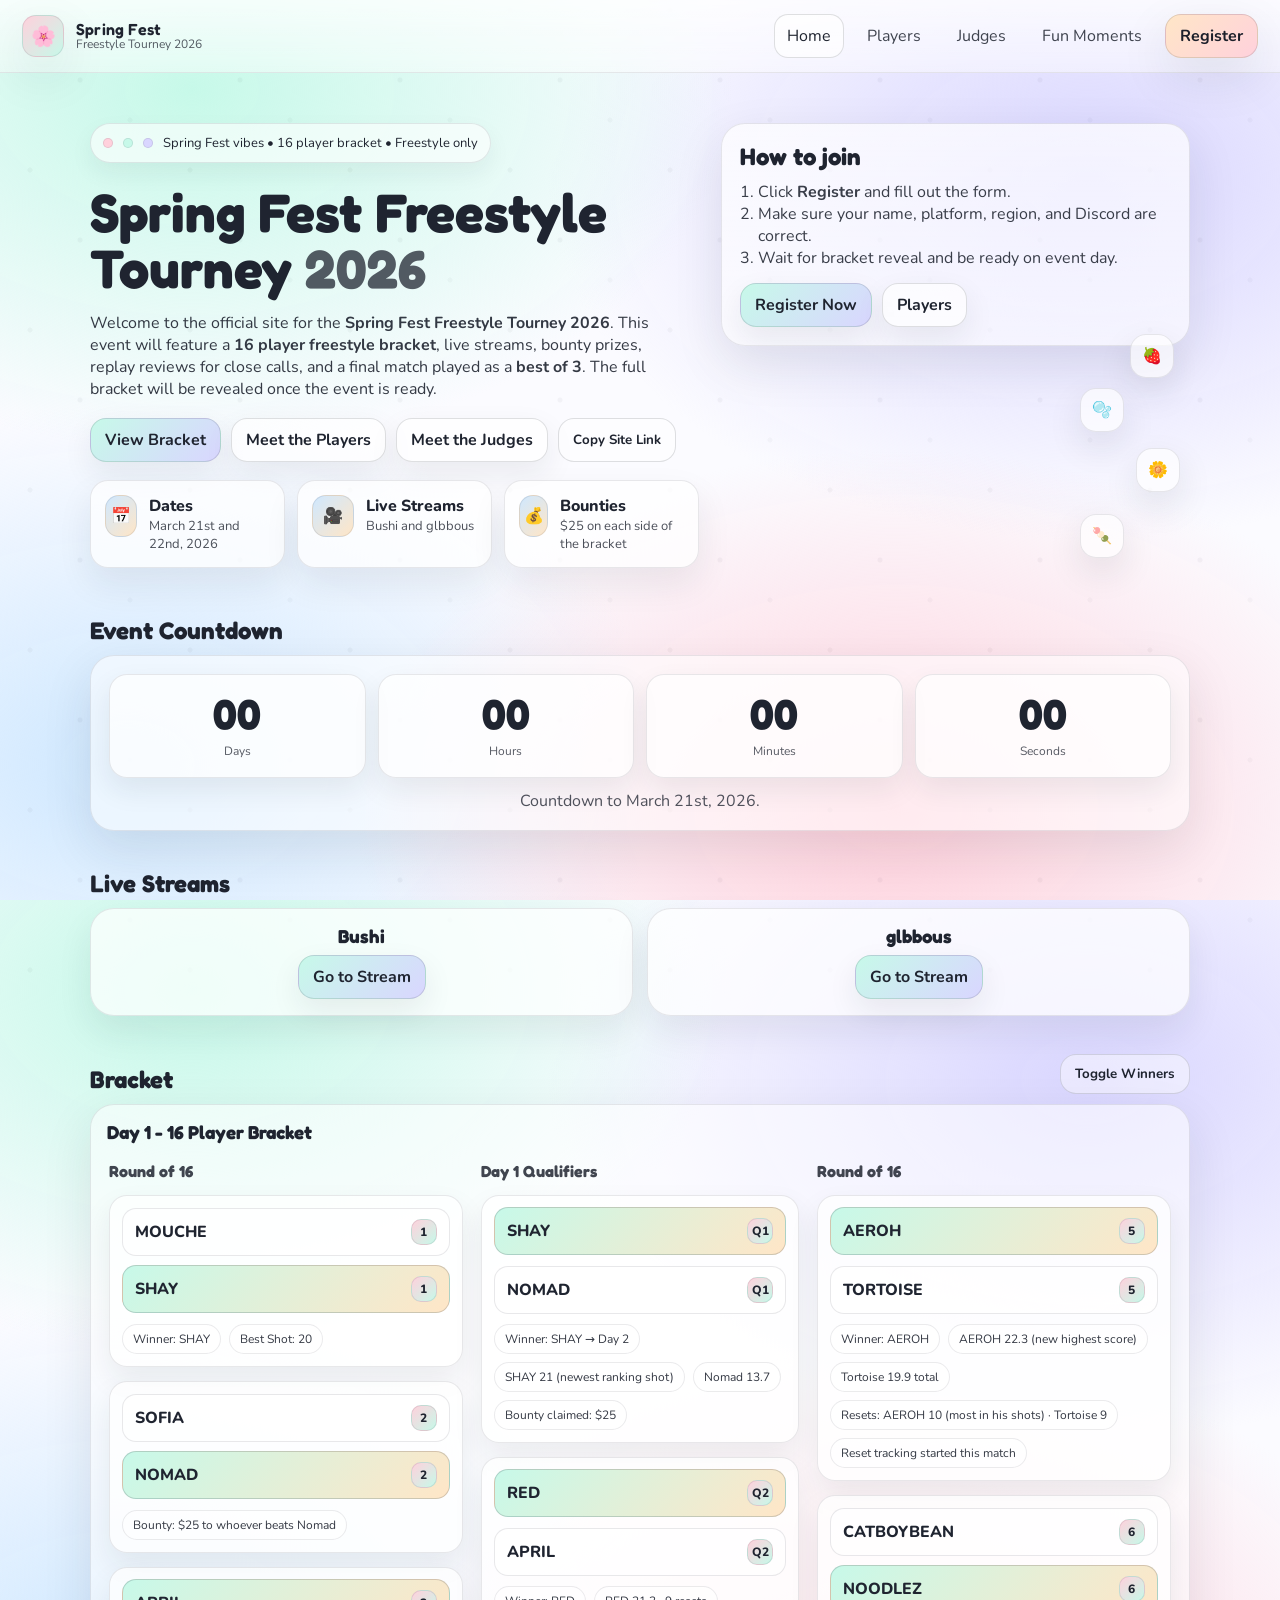
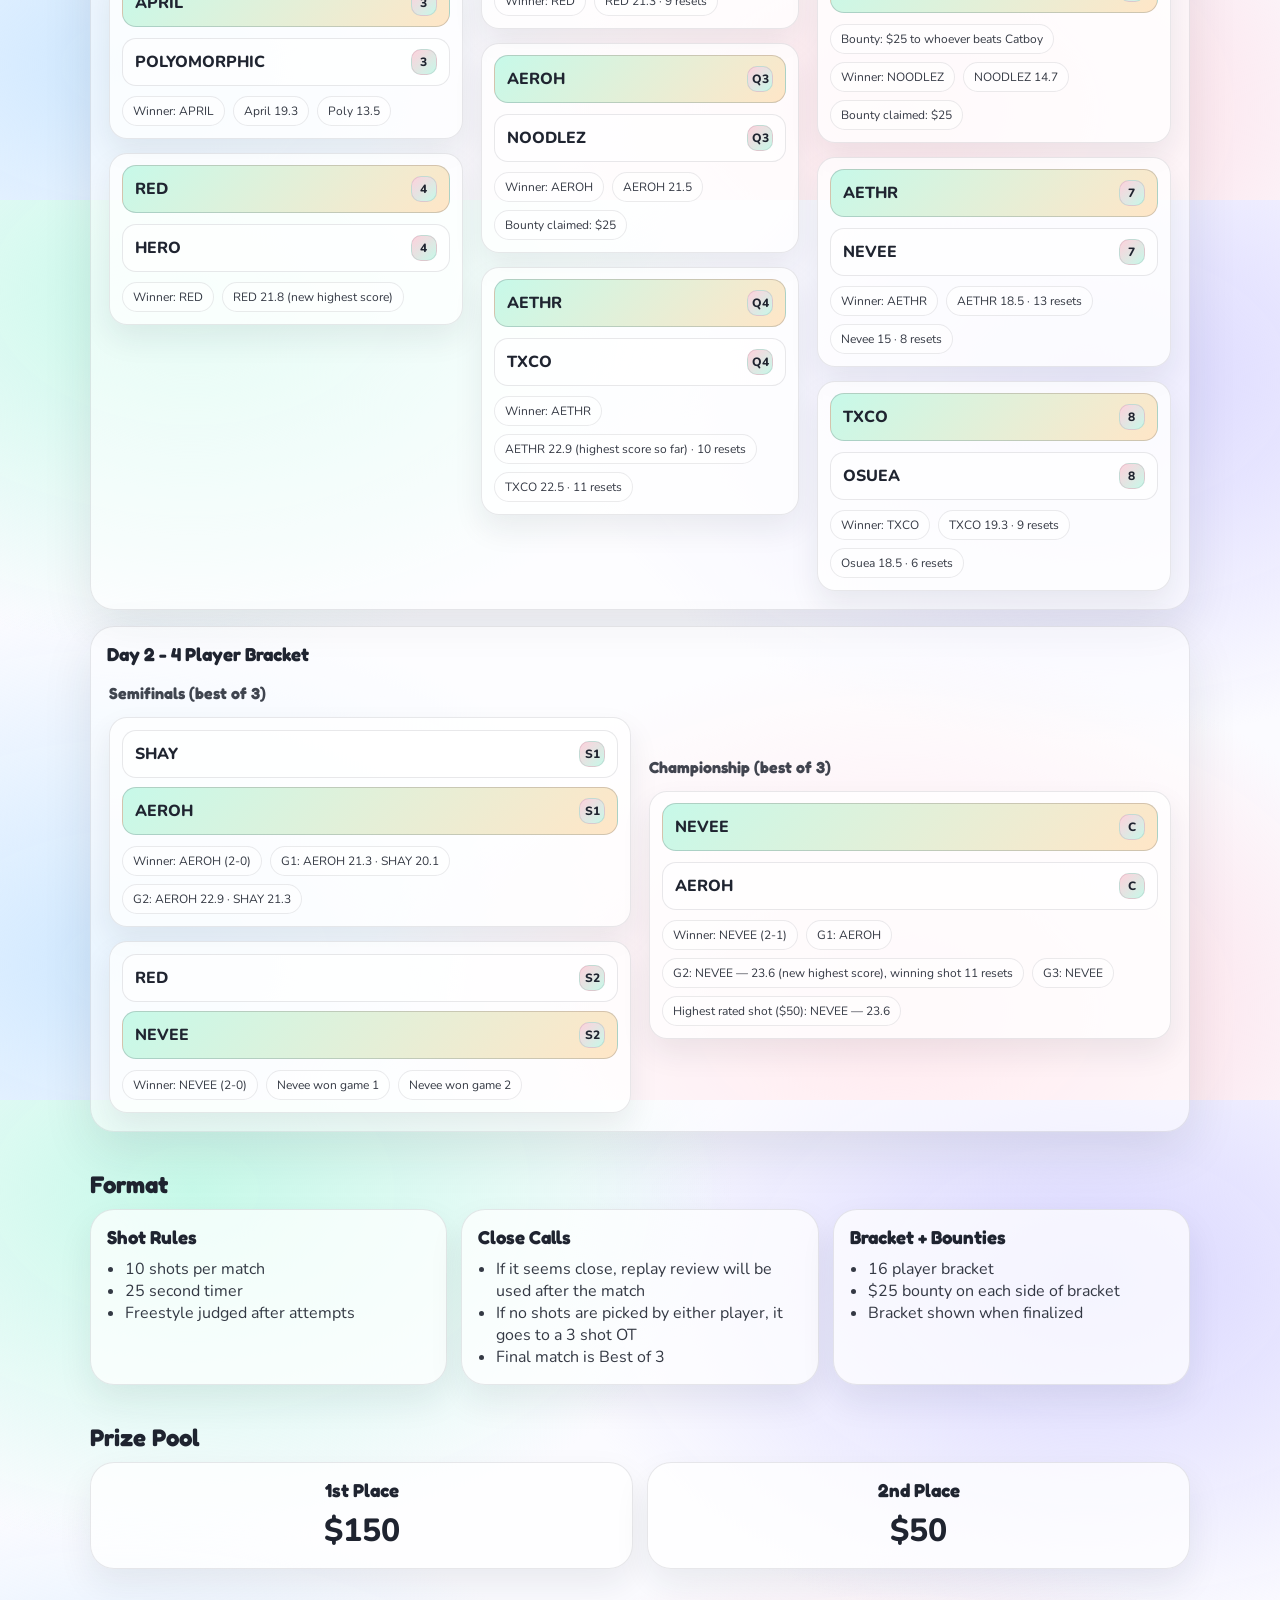
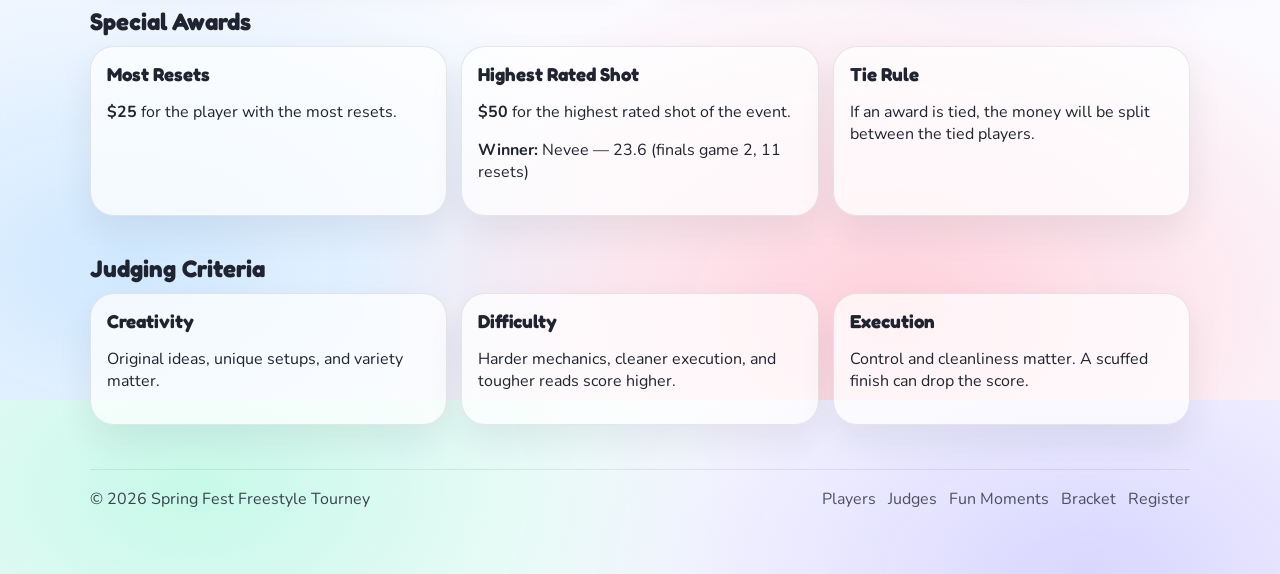
<file: index.html>
<!doctype html>
<html lang="en">
<head>
  <meta charset="utf-8" />
  <meta name="viewport" content="width=device-width,initial-scale=1" />
  <title>Spring Fest Freestyle Tourney 2026</title>
  <meta name="description" content="Spring Fest Freestyle Tourney 2026 — players, judges, streams, dates, and tournament info." />
  <link rel="preconnect" href="https://fonts.googleapis.com">
  <link rel="preconnect" href="https://fonts.gstatic.com" crossorigin>
  <link href="https://fonts.googleapis.com/css2?family=Fredoka:wght@400;600&family=Nunito:wght@400;700&display=swap" rel="stylesheet">
  <link rel="stylesheet" href="styles.css" />
</head>

<body>
  <div class="bg-sparkles" aria-hidden="true"></div>

  <header class="site-header">
    <a class="brand" href="index.html" aria-label="Spring Fest Home">
      <span class="brand-mark">🌸</span>
      <span class="brand-text">
        <span class="brand-title">Spring Fest</span>
        <span class="brand-subtitle">Freestyle Tourney 2026</span>
      </span>
    </a>

    <nav class="nav">
      <a class="nav-link active" href="index.html">Home</a>
      <a class="nav-link" href="players.html">Players</a>
      <a class="nav-link" href="judges.html">Judges</a>
      <a class="nav-link" href="fun-moments.html">Fun Moments</a>
      <a class="nav-cta" id="registerTopBtn" href="#" target="_blank" rel="noreferrer">Register</a>
    </nav>
  </header>

  <main class="container">
    <section class="hero">
      <div class="hero-left">
        <div class="pill">
          <span class="dot dot-pink"></span>
          <span class="dot dot-mint"></span>
          <span class="dot dot-lav"></span>
          <span>Spring Fest vibes • 16 player bracket • Freestyle only</span>
        </div>

        <h1>
          Spring Fest Freestyle Tourney <span class="year">2026</span>
        </h1>

        <p class="lead">
          Welcome to the official site for the <b>Spring Fest Freestyle Tourney 2026</b>. This event will feature a
          <b>16 player freestyle bracket</b>, live streams, bounty prizes, replay reviews for close calls, and a final
          match played as a <b>best of 3</b>. The full bracket will be revealed once the event is ready.
        </p>

        <div class="hero-actions">
          <a class="btn primary" href="#bracket">View Bracket</a>
          <a class="btn" href="players.html">Meet the Players</a>
          <a class="btn" href="judges.html">Meet the Judges</a>
          <button class="btn ghost" id="copySiteLinkBtn" type="button">Copy Site Link</button>
        </div>

        <div class="quick-info">
          <div class="info-card reveal">
            <div class="info-icon">📅</div>
            <div>
              <div class="info-title">Dates</div>
              <div class="info-text">March 21st and 22nd, 2026</div>
            </div>
          </div>
          <div class="info-card reveal">
            <div class="info-icon">🎥</div>
            <div>
              <div class="info-title">Live Streams</div>
              <div class="info-text">Bushi and glbbous</div>
            </div>
          </div>
          <div class="info-card reveal">
            <div class="info-icon">💰</div>
            <div>
              <div class="info-title">Bounties</div>
              <div class="info-text">$25 on each side of the bracket</div>
            </div>
          </div>
        </div>
      </div>

      <div class="hero-right">
        <div class="glass-card reveal">
          <h2 class="card-title">How to join</h2>
          <ol class="steps">
            <li>Click <b>Register</b> and fill out the form.</li>
            <li>Make sure your name, platform, region, and Discord are correct.</li>
            <li>Wait for bracket reveal and be ready on event day.</li>
          </ol>
          <div class="card-actions">
            <a class="btn primary" id="registerHeroBtn" href="#" target="_blank" rel="noreferrer">Register Now</a>
            <a class="btn" href="players.html">Players</a>
          </div>
        </div>

        <div class="floating-badges" aria-hidden="true">
          <div class="badge b1">🍓</div>
          <div class="badge b2">🫧</div>
          <div class="badge b3">🌼</div>
          <div class="badge b4">🍡</div>
        </div>
      </div>
    </section>

    <section class="section">
      <div class="section-head">
        <h2>Event Countdown</h2>
      </div>

      <div class="countdown-card reveal">
        <div class="countdown-grid" id="countdown">
          <div class="countdown-box">
            <span id="days">00</span>
            <small>Days</small>
          </div>
          <div class="countdown-box">
            <span id="hours">00</span>
            <small>Hours</small>
          </div>
          <div class="countdown-box">
            <span id="minutes">00</span>
            <small>Minutes</small>
          </div>
          <div class="countdown-box">
            <span id="seconds">00</span>
            <small>Seconds</small>
          </div>
        </div>
        <p class="muted countdown-note">Countdown to March 21st, 2026.</p>
      </div>
    </section>

    <section class="section">
      <div class="section-head">
        <h2>Live Streams</h2>
      </div>

      <div class="grid-2">
        <div class="panel reveal" style="text-align:center;">
          <h3>Bushi</h3>
          <a class="btn primary" href="https://www.twitch.tv/bushi_sr" target="_blank" rel="noreferrer">Go to Stream</a>
        </div>

        <div class="panel reveal" style="text-align:center;">
          <h3>glbbous</h3>
          <a class="btn primary" href="https://www.twitch.tv/glbbous" target="_blank" rel="noreferrer">Go to Stream</a>
        </div>
      </div>
    </section>

    <section id="bracket" class="section">
      <div class="section-head">
        <h2>Bracket</h2>
        <div class="section-actions">
          <button class="btn ghost" id="toggleWinnersBtn" type="button" disabled title="Bracket results are shown below.">
            Toggle Winners
          </button>
        </div>
      </div>

      <div class="day-brackets reveal">
        <div class="bracket-wrap">
          <h3 class="day-title">Day 1 - 16 Player Bracket</h3>
          <div class="bracket day1-bracket">
            <div class="round">
              <div class="round-title">Round of 16</div>

              <div class="match">
                <div class="slot"><span class="name">MOUCHE</span><span class="tag">1</span></div>
                <div class="slot winner"><span class="name">SHAY</span><span class="tag">1</span></div>
                <div class="match-meta">
                  <span class="meta-chip">Winner: SHAY</span>
                  <span class="meta-chip">Best Shot: 20</span>
                </div>
              </div>
              <div class="match">
                <div class="slot"><span class="name">SOFIA</span><span class="tag">2</span></div>
                <div class="slot winner"><span class="name">NOMAD</span><span class="tag">2</span></div>
                <div class="match-meta">
                  <span class="meta-chip">Bounty: $25 to whoever beats Nomad</span>
                </div>
              </div>
              <div class="match">
                <div class="slot winner"><span class="name">APRIL</span><span class="tag">3</span></div>
                <div class="slot"><span class="name">POLYOMORPHIC</span><span class="tag">3</span></div>
                <div class="match-meta">
                  <span class="meta-chip">Winner: APRIL</span>
                  <span class="meta-chip">April 19.3</span>
                  <span class="meta-chip">Poly 13.5</span>
                </div>
              </div>
              <div class="match">
                <div class="slot winner"><span class="name">RED</span><span class="tag">4</span></div>
                <div class="slot"><span class="name">HERO</span><span class="tag">4</span></div>
                <div class="match-meta">
                  <span class="meta-chip">Winner: RED</span>
                  <span class="meta-chip">RED 21.8 (new highest score)</span>
                </div>
              </div>
            </div>

            <div class="round">
              <div class="round-title">Day 1 Qualifiers</div>

              <div class="match">
                <div class="slot winner"><span class="name">SHAY</span><span class="tag">Q1</span></div>
                <div class="slot"><span class="name">NOMAD</span><span class="tag">Q1</span></div>
                <div class="match-meta">
                  <span class="meta-chip">Winner: SHAY → Day 2</span>
                  <span class="meta-chip">SHAY 21 (newest ranking shot)</span>
                  <span class="meta-chip">Nomad 13.7</span>
                  <span class="meta-chip">Bounty claimed: $25</span>
                </div>
              </div>
              <div class="match">
                <div class="slot winner"><span class="name">RED</span><span class="tag">Q2</span></div>
                <div class="slot"><span class="name">APRIL</span><span class="tag">Q2</span></div>
                <div class="match-meta">
                  <span class="meta-chip">Winner: RED</span>
                  <span class="meta-chip">RED 21.3 · 9 resets</span>
                </div>
              </div>
              <div class="match">
                <div class="slot winner"><span class="name">AEROH</span><span class="tag">Q3</span></div>
                <div class="slot"><span class="name">NOODLEZ</span><span class="tag">Q3</span></div>
                <div class="match-meta">
                  <span class="meta-chip">Winner: AEROH</span>
                  <span class="meta-chip">AEROH 21.5</span>
                  <span class="meta-chip">Bounty claimed: $25</span>
                </div>
              </div>
              <div class="match">
                <div class="slot winner"><span class="name">AETHR</span><span class="tag">Q4</span></div>
                <div class="slot"><span class="name">TXCO</span><span class="tag">Q4</span></div>
                <div class="match-meta">
                  <span class="meta-chip">Winner: AETHR</span>
                  <span class="meta-chip">AETHR 22.9 (highest score so far) · 10 resets</span>
                  <span class="meta-chip">TXCO 22.5 · 11 resets</span>
                </div>
              </div>
            </div>

            <div class="round">
              <div class="round-title">Round of 16</div>

              <div class="match">
                <div class="slot winner"><span class="name">AEROH</span><span class="tag">5</span></div>
                <div class="slot"><span class="name">TORTOISE</span><span class="tag">5</span></div>
                <div class="match-meta">
                  <span class="meta-chip">Winner: AEROH</span>
                  <span class="meta-chip">AEROH 22.3 (new highest score)</span>
                  <span class="meta-chip">Tortoise 19.9 total</span>
                  <span class="meta-chip">Resets: AEROH 10 (most in his shots) · Tortoise 9</span>
                  <span class="meta-chip">Reset tracking started this match</span>
                </div>
              </div>
              <div class="match">
                <div class="slot"><span class="name">CATBOYBEAN</span><span class="tag">6</span></div>
                <div class="slot winner"><span class="name">NOODLEZ</span><span class="tag">6</span></div>
                <div class="match-meta">
                  <span class="meta-chip">Bounty: $25 to whoever beats Catboy</span>
                  <span class="meta-chip">Winner: NOODLEZ</span>
                  <span class="meta-chip">NOODLEZ 14.7</span>
                  <span class="meta-chip">Bounty claimed: $25</span>
                </div>
              </div>
              <div class="match">
                <div class="slot winner"><span class="name">AETHR</span><span class="tag">7</span></div>
                <div class="slot"><span class="name">NEVEE</span><span class="tag">7</span></div>
                <div class="match-meta">
                  <span class="meta-chip">Winner: AETHR</span>
                  <span class="meta-chip">AETHR 18.5 · 13 resets</span>
                  <span class="meta-chip">Nevee 15 · 8 resets</span>
                </div>
              </div>
              <div class="match">
                <div class="slot winner"><span class="name">TXCO</span><span class="tag">8</span></div>
                <div class="slot"><span class="name">OSUEA</span><span class="tag">8</span></div>
                <div class="match-meta">
                  <span class="meta-chip">Winner: TXCO</span>
                  <span class="meta-chip">TXCO 19.3 · 9 resets</span>
                  <span class="meta-chip">Osuea 18.5 · 6 resets</span>
                </div>
              </div>
            </div>
          </div>
        </div>

        <div class="bracket-wrap">
          <h3 class="day-title">Day 2 - 4 Player Bracket</h3>
          <div class="bracket day2-bracket">
            <div class="round">
              <div class="round-title">Semifinals (best of 3)</div>

              <div class="match">
                <div class="slot"><span class="name">SHAY</span><span class="tag">S1</span></div>
                <div class="slot winner"><span class="name">AEROH</span><span class="tag">S1</span></div>
                <div class="match-meta">
                  <span class="meta-chip">Winner: AEROH (2-0)</span>
                  <span class="meta-chip">G1: AEROH 21.3 · SHAY 20.1</span>
                  <span class="meta-chip">G2: AEROH 22.9 · SHAY 21.3</span>
                </div>
              </div>
              <div class="match">
                <div class="slot"><span class="name">RED</span><span class="tag">S2</span></div>
                <div class="slot winner"><span class="name">NEVEE</span><span class="tag">S2</span></div>
                <div class="match-meta">
                  <span class="meta-chip">Winner: NEVEE (2-0)</span>
                  <span class="meta-chip">Nevee won game 1</span>
                  <span class="meta-chip">Nevee won game 2</span>
                </div>
              </div>
            </div>

            <div class="round">
              <div class="round-title">Championship (best of 3)</div>

              <div class="match">
                <div class="slot winner"><span class="name">NEVEE</span><span class="tag">C</span></div>
                <div class="slot"><span class="name">AEROH</span><span class="tag">C</span></div>
                <div class="match-meta">
                  <span class="meta-chip">Winner: NEVEE (2-1)</span>
                  <span class="meta-chip">G1: AEROH</span>
                  <span class="meta-chip">G2: NEVEE — 23.6 (new highest score), winning shot 11 resets</span>
                  <span class="meta-chip">G3: NEVEE</span>
                  <span class="meta-chip">Highest rated shot ($50): NEVEE — 23.6</span>
                </div>
              </div>
            </div>
          </div>
        </div>
      </div>
    </section>

    <section class="section">
      <div class="section-head">
        <h2>Format</h2>
      </div>

      <div class="grid-3">
        <div class="panel reveal">
          <h3>Shot Rules</h3>
          <ul>
            <li>10 shots per match</li>
            <li>25 second timer</li>
            <li>Freestyle judged after attempts</li>
          </ul>
        </div>

        <div class="panel reveal">
          <h3>Close Calls</h3>
          <ul>
            <li>If it seems close, replay review will be used after the match</li>
            <li>If no shots are picked by either player, it goes to a 3 shot OT</li>
            <li>Final match is Best of 3</li>
          </ul>
        </div>

        <div class="panel reveal">
          <h3>Bracket + Bounties</h3>
          <ul>
            <li>16 player bracket</li>
            <li>$25 bounty on each side of bracket</li>
            <li>Bracket shown when finalized</li>
          </ul>
        </div>
      </div>
    </section>
    
    <section class="section">
      <div class="section-head">
        <h2>Prize Pool</h2>
      </div>

      <div class="grid-2">
        <div class="panel reveal" style="text-align:center;">
          <h3>1st Place</h3>
          <p style="font-size: 32px; font-weight: 800; margin: 8px 0 0;">$150</p>
        </div>

        <div class="panel reveal" style="text-align:center;">
          <h3>2nd Place</h3>
          <p style="font-size: 32px; font-weight: 800; margin: 8px 0 0;">$50</p>
        </div>
      </div>
    </section>
    
    <section class="section">
      <div class="section-head">
        <h2>Special Awards</h2>
      </div>

      <div class="grid-3">
        <div class="panel reveal">
          <h3>Most Resets</h3>
          <p><b>$25</b> for the player with the most resets.</p>
        </div>

        <div class="panel reveal">
          <h3>Highest Rated Shot</h3>
          <p><b>$50</b> for the highest rated shot of the event.</p>
          <p style="margin-top: 10px;"><b>Winner:</b> Nevee — 23.6 (finals game 2, 11 resets)</p>
        </div>

        <div class="panel reveal">
          <h3>Tie Rule</h3>
          <p>If an award is tied, the money will be split between the tied players.</p>
        </div>
      </div>
    </section>

    <section class="section">
      <div class="section-head">
        <h2>Judging Criteria</h2>
      </div>

      <div class="grid-3">
        <div class="panel reveal">
          <h3>Creativity</h3>
          <p>Original ideas, unique setups, and variety matter.</p>
        </div>

        <div class="panel reveal">
          <h3>Difficulty</h3>
          <p>Harder mechanics, cleaner execution, and tougher reads score higher.</p>
        </div>

        <div class="panel reveal">
          <h3>Execution</h3>
          <p>Control and cleanliness matter. A scuffed finish can drop the score.</p>
        </div>
      </div>
    </section>

    <footer class="footer">
      <div>© <span id="yearNow"></span> Spring Fest Freestyle Tourney</div>
      <div class="footer-links">
        <a href="players.html">Players</a>
        <a href="judges.html">Judges</a>
        <a href="fun-moments.html">Fun Moments</a>
        <a href="#bracket">Bracket</a>
        <a href="#" id="registerFooterBtn" target="_blank" rel="noreferrer">Register</a>
      </div>
    </footer>
  </main>

  <script src="script.js"></script>
</body>
</html>
</file>
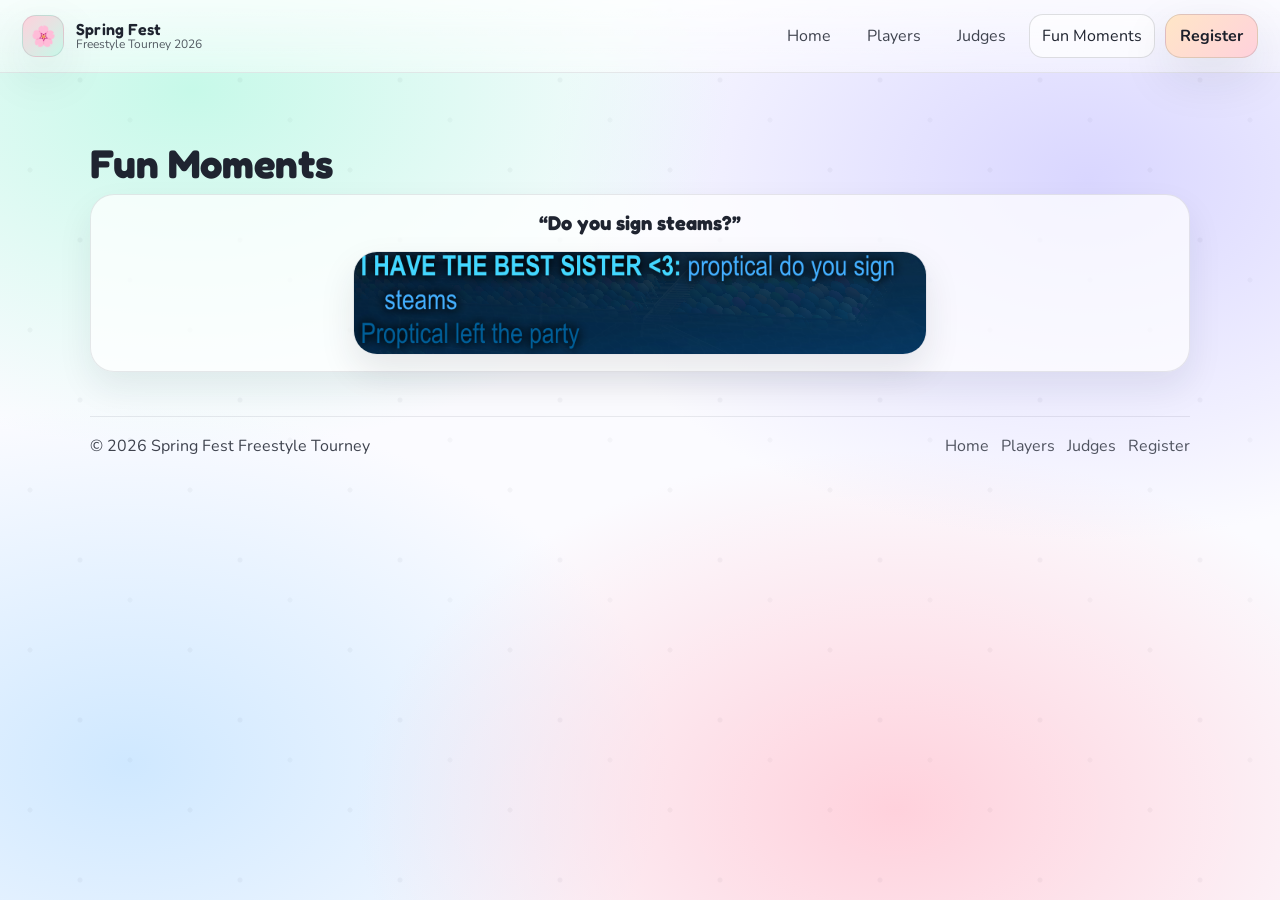
<file: fun-moments.html>
<!doctype html>
<html lang="en">
<head>
  <meta charset="utf-8" />
  <meta name="viewport" content="width=device-width,initial-scale=1" />
  <title>Fun Moments • Spring Fest Freestyle Tourney 2026</title>
  <meta name="description" content="Fun moments and highlights from the Spring Fest Freestyle Tourney 2026." />
  <link rel="preconnect" href="https://fonts.googleapis.com">
  <link rel="preconnect" href="https://fonts.gstatic.com" crossorigin>
  <link href="https://fonts.googleapis.com/css2?family=Fredoka:wght@400;600&family=Nunito:wght@400;700&display=swap" rel="stylesheet">
  <link rel="stylesheet" href="styles.css" />
</head>

<body>
  <div class="bg-sparkles" aria-hidden="true"></div>

  <header class="site-header">
    <a class="brand" href="index.html" aria-label="Spring Fest Home">
      <span class="brand-mark">🌸</span>
      <span class="brand-text">
        <span class="brand-title">Spring Fest</span>
        <span class="brand-subtitle">Freestyle Tourney 2026</span>
      </span>
    </a>

    <nav class="nav">
      <a class="nav-link" href="index.html">Home</a>
      <a class="nav-link" href="players.html">Players</a>
      <a class="nav-link" href="judges.html">Judges</a>
      <a class="nav-link active" href="fun-moments.html">Fun Moments</a>
      <a class="nav-cta" id="registerTopBtn" href="#" target="_blank" rel="noreferrer">Register</a>
    </nav>
  </header>

  <main class="container">
    <section class="section">
      <div class="section-head">
        <h1 class="page-title">Fun Moments</h1>
      </div>

      <div class="panel reveal" style="text-align:center;">
        <h2 style="margin:0 0 16px; font-family: var(--fontA); font-size: 1.25rem;">“Do you sign steams?”</h2>
        <img
          class="fun-moment-img"
          src="fun-moment-proptical-steam.png"
          alt="Rocket League chat: player asks Proptical to sign their Steam profile; system message shows Proptical left the party"
          loading="lazy"
        />
      </div>
    </section>

    <footer class="footer">
      <div>© <span id="yearNow"></span> Spring Fest Freestyle Tourney</div>
      <div class="footer-links">
        <a href="index.html">Home</a>
        <a href="players.html">Players</a>
        <a href="judges.html">Judges</a>
        <a href="#" id="registerFooterBtn" target="_blank" rel="noreferrer">Register</a>
      </div>
    </footer>
  </main>

  <script src="script.js"></script>
</body>
</html>
</file>
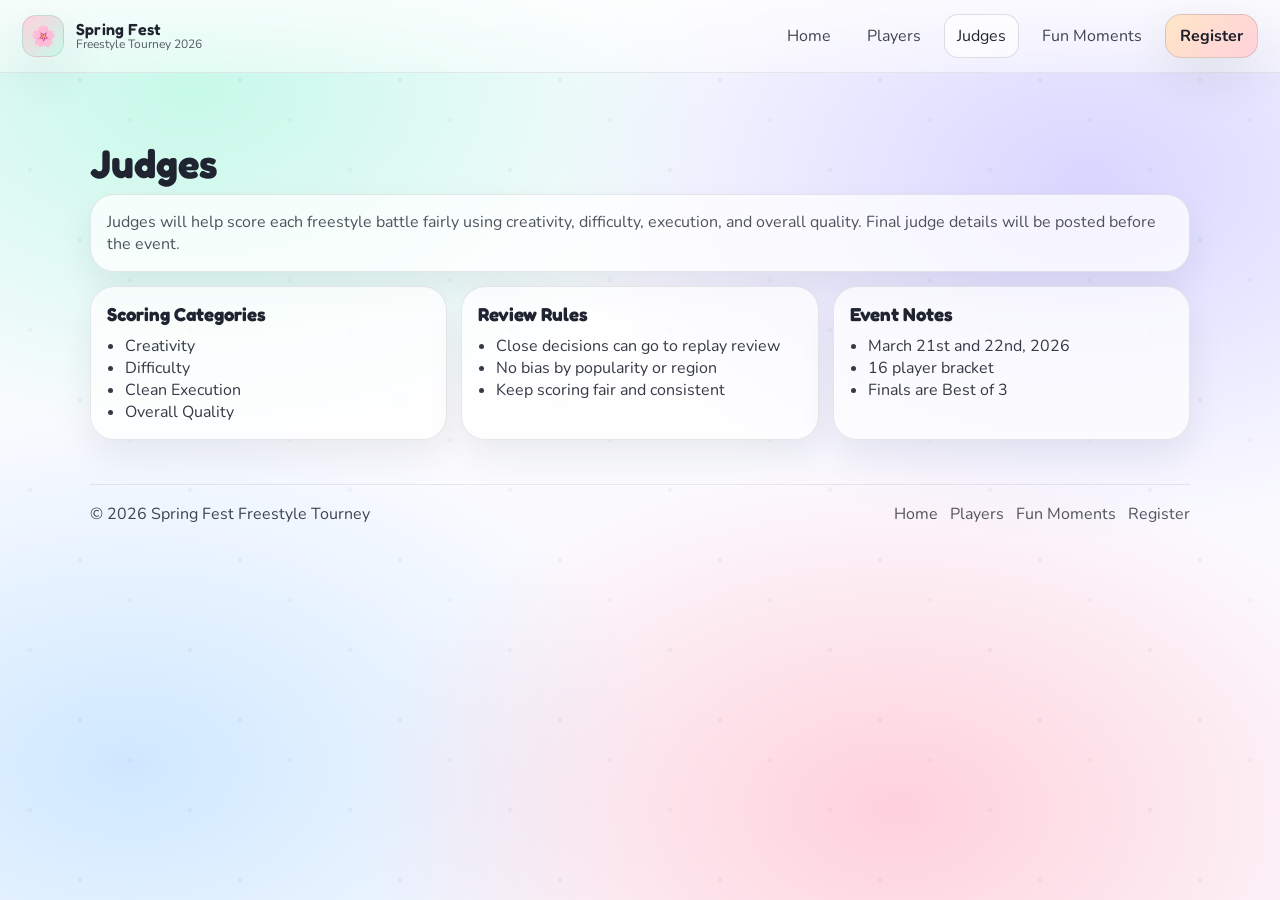
<file: judges.html>
<!doctype html>
<html lang="en">
<head>
  <meta charset="utf-8" />
  <meta name="viewport" content="width=device-width,initial-scale=1" />
  <title>Judges • Spring Fest Freestyle Tourney 2026</title>
  <meta name="description" content="Judges for Spring Fest Freestyle Tourney 2026." />
  <link rel="preconnect" href="https://fonts.googleapis.com">
  <link rel="preconnect" href="https://fonts.gstatic.com" crossorigin>
  <link href="https://fonts.googleapis.com/css2?family=Fredoka:wght@400;600&family=Nunito:wght@400;700&display=swap" rel="stylesheet">
  <link rel="stylesheet" href="styles.css" />
</head>

<body>
  <div class="bg-sparkles" aria-hidden="true"></div>

  <header class="site-header">
    <a class="brand" href="index.html" aria-label="Spring Fest Home">
      <span class="brand-mark">🌸</span>
      <span class="brand-text">
        <span class="brand-title">Spring Fest</span>
        <span class="brand-subtitle">Freestyle Tourney 2026</span>
      </span>
    </a>

    <nav class="nav">
      <a class="nav-link" href="index.html">Home</a>
      <a class="nav-link" href="players.html">Players</a>
      <a class="nav-link active" href="judges.html">Judges</a>
      <a class="nav-link" href="fun-moments.html">Fun Moments</a>
      <a class="nav-cta" id="registerTopBtn" href="#" target="_blank" rel="noreferrer">Register</a>
    </nav>
  </header>

  <main class="container">
    <section class="section">
      <div class="section-head">
        <h1 class="page-title">Judges</h1>
      </div>

      <div class="panel reveal">
        <p class="muted" style="margin:0;">
          Judges will help score each freestyle battle fairly using creativity, difficulty, execution, and overall quality.
          Final judge details will be posted before the event.
        </p>
      </div>

      <div class="grid-3" style="margin-top:14px;">
        <div class="panel reveal">
          <h3>Scoring Categories</h3>
          <ul>
            <li>Creativity</li>
            <li>Difficulty</li>
            <li>Clean Execution</li>
            <li>Overall Quality</li>
          </ul>
        </div>
        <div class="panel reveal">
          <h3>Review Rules</h3>
          <ul>
            <li>Close decisions can go to replay review</li>
            <li>No bias by popularity or region</li>
            <li>Keep scoring fair and consistent</li>
          </ul>
        </div>
        <div class="panel reveal">
          <h3>Event Notes</h3>
          <ul>
            <li>March 21st and 22nd, 2026</li>
            <li>16 player bracket</li>
            <li>Finals are Best of 3</li>
          </ul>
        </div>
      </div>
    </section>

    <footer class="footer">
      <div>© <span id="yearNow"></span> Spring Fest Freestyle Tourney</div>
      <div class="footer-links">
        <a href="index.html">Home</a>
        <a href="players.html">Players</a>
        <a href="fun-moments.html">Fun Moments</a>
        <a href="#" id="registerFooterBtn" target="_blank" rel="noreferrer">Register</a>
      </div>
    </footer>
  </main>

  <script src="script.js"></script>
</body>
</html>
</file>
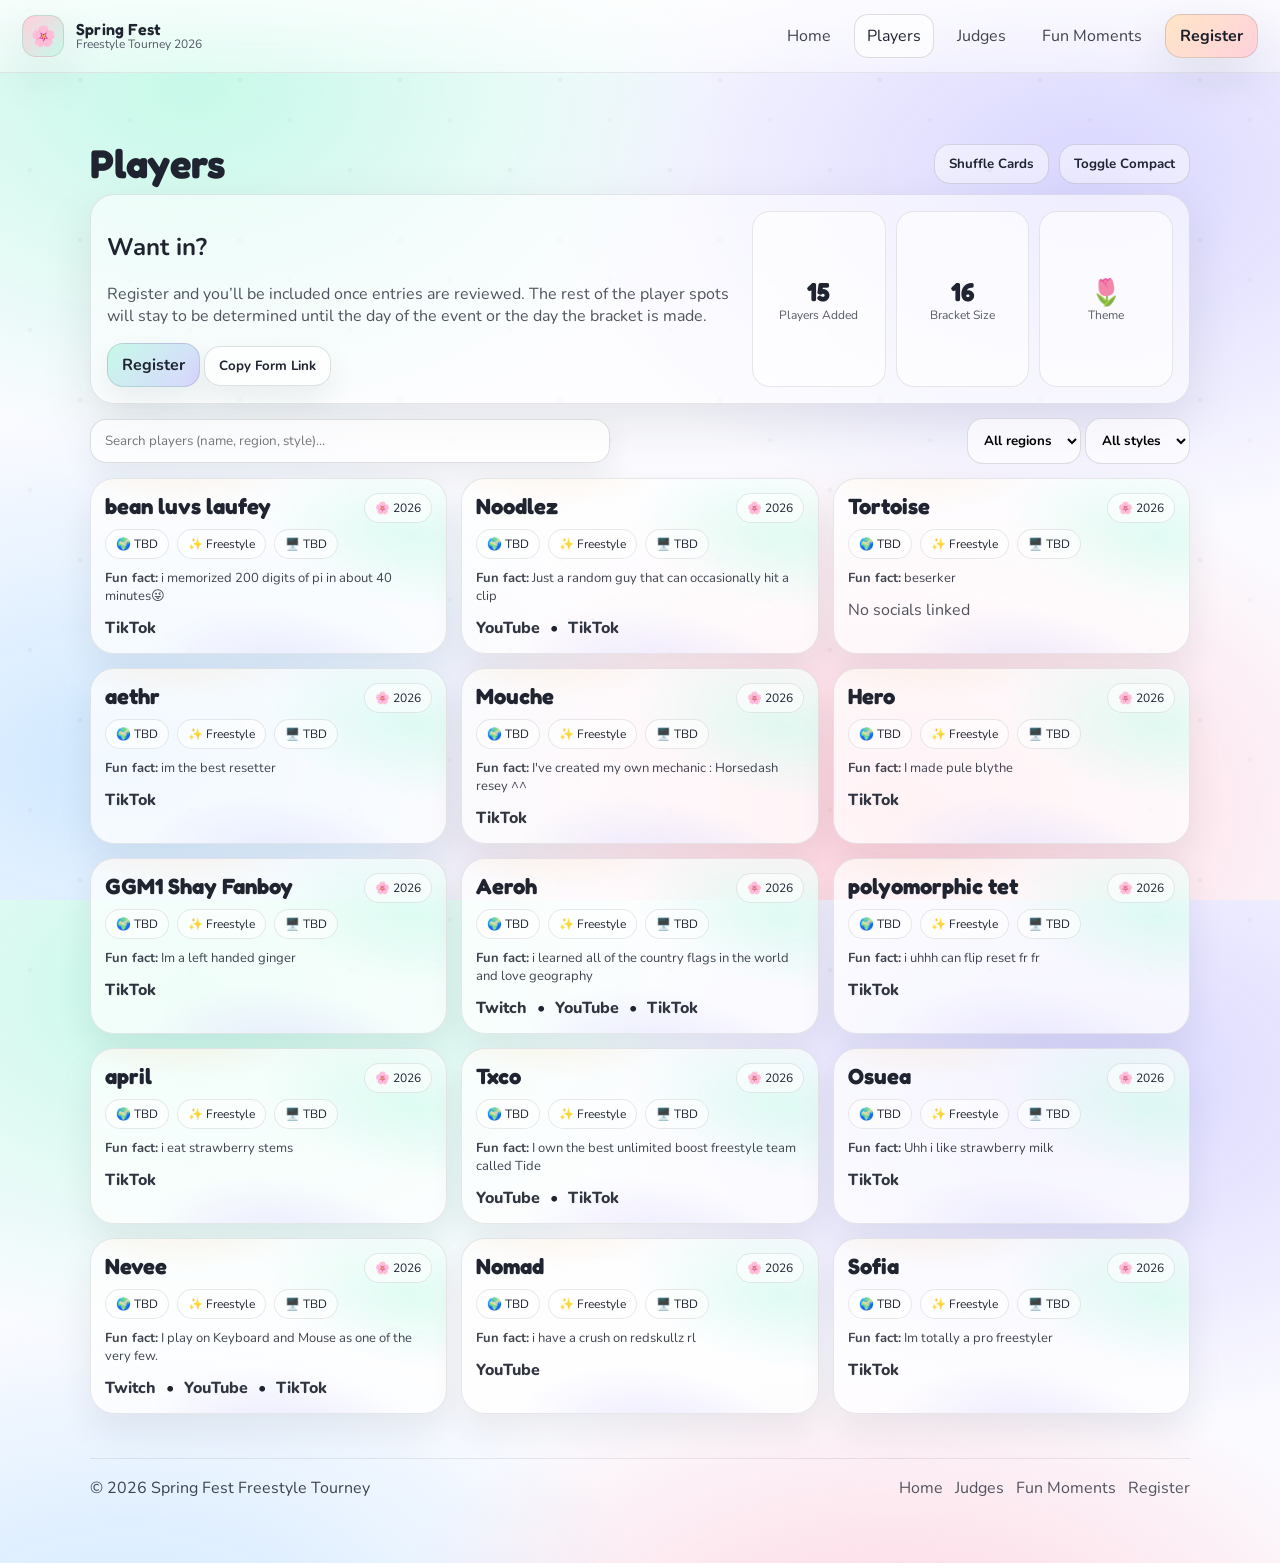
<file: players.html>
<!doctype html>
<html lang="en">
<head>
  <meta charset="utf-8" />
  <meta name="viewport" content="width=device-width,initial-scale=1" />
  <title>Players • Spring Fest Freestyle Tourney 2026</title>
  <meta name="description" content="Players participating in the Spring Fest Freestyle Tourney 2026." />
  <link rel="preconnect" href="https://fonts.googleapis.com">
  <link rel="preconnect" href="https://fonts.gstatic.com" crossorigin>
  <link href="https://fonts.googleapis.com/css2?family=Fredoka:wght@400;600&family=Nunito:wght@400;700&display=swap" rel="stylesheet">
  <link rel="stylesheet" href="styles.css" />
</head>

<body>
  <div class="bg-sparkles" aria-hidden="true"></div>

  <header class="site-header">
    <a class="brand" href="index.html" aria-label="Spring Fest Home">
      <span class="brand-mark">🌸</span>
      <span class="brand-text">
        <span class="brand-title">Spring Fest</span>
        <span class="brand-subtitle">Freestyle Tourney 2026</span>
      </span>
    </a>

    <nav class="nav">
      <a class="nav-link" href="index.html">Home</a>
      <a class="nav-link active" href="players.html">Players</a>
      <a class="nav-link" href="judges.html">Judges</a>
      <a class="nav-link" href="fun-moments.html">Fun Moments</a>
      <a class="nav-cta" id="registerTopBtn" href="#" target="_blank" rel="noreferrer">Register</a>
    </nav>
  </header>

  <main class="container">
    <section class="section">
      <div class="section-head">
        <h1 class="page-title">Players</h1>
        <div class="section-actions">
          <button class="btn ghost" id="shufflePlayersBtn" type="button">Shuffle Cards</button>
          <button class="btn ghost" id="toggleCompactBtn" type="button">Toggle Compact</button>
        </div>
      </div>

      <div class="register-card reveal">
        <div class="register-left">
          <h2>Want in?</h2>
          <p class="muted">
            Register and you’ll be included once entries are reviewed. The rest of the player spots will stay
            to be determined until the day of the event or the day the bracket is made.
          </p>
          <div class="register-actions">
            <a class="btn primary" id="registerPlayersBtn" href="#" target="_blank" rel="noreferrer">Register</a>
            <button class="btn" id="copyFormLinkBtn" type="button">Copy Form Link</button>
          </div>
        </div>

        <div class="register-right">
          <div class="mini-stats">
            <div class="stat">
              <div class="stat-num" id="playerCount">0</div>
              <div class="stat-label">Players Added</div>
            </div>
            <div class="stat">
              <div class="stat-num">16</div>
              <div class="stat-label">Bracket Size</div>
            </div>
            <div class="stat">
              <div class="stat-num">🌷</div>
              <div class="stat-label">Theme</div>
            </div>
          </div>
        </div>
      </div>

      <div class="toolbar reveal">
        <div class="search">
          <input id="playerSearch" type="search" placeholder="Search players (name, region, style)..." autocomplete="off" />
        </div>
        <div class="filters">
          <select id="regionFilter">
            <option value="all">All regions</option>
            <option value="NA">NA</option>
            <option value="EU">EU</option>
            <option value="OCE">OCE</option>
            <option value="SAM">SAM</option>
            <option value="ME">ME</option>
            <option value="ASIA">ASIA</option>
          </select>
          <select id="styleFilter">
            <option value="all">All styles</option>
            <option value="Resets">Resets</option>
            <option value="Ground">Ground</option>
            <option value="Ceiling">Ceiling</option>
            <option value="Musty">Musty</option>
            <option value="Pinch">Pinch</option>
            <option value="Creative">Creative</option>
          </select>
        </div>
      </div>

      <div class="players-grid" id="playersGrid" aria-label="Players list">
        <!-- injected by JS -->
      </div>
    </section>

    <footer class="footer">
      <div>© <span id="yearNow"></span> Spring Fest Freestyle Tourney</div>
      <div class="footer-links">
        <a href="index.html">Home</a>
        <a href="judges.html">Judges</a>
        <a href="fun-moments.html">Fun Moments</a>
        <a href="#" id="registerFooterBtn" target="_blank" rel="noreferrer">Register</a>
      </div>
    </footer>
  </main>

  <script src="script.js"></script>
</body>
</html>
</file>
<file: styles.css>
:root{
  --bg: #fbfbff;
  --ink: #1f2430;

  --pink: #ffd1dc;
  --mint: #c7f9e9;
  --lav:  #d9d6ff;
  --peach:#ffe6c7;
  --sky:  #cfe8ff;

  --card: rgba(255,255,255,.72);
  --card2: rgba(255,255,255,.55);
  --stroke: rgba(31,36,48,.10);
  --stroke2: rgba(31,36,48,.14);
  --shadow: 0 18px 50px rgba(31,36,48,.10);

  --radius: 18px;
  --radius2: 24px;

  --fontA: "Fredoka", system-ui, -apple-system, Segoe UI, Roboto, sans-serif;
  --fontB: "Nunito", system-ui, -apple-system, Segoe UI, Roboto, sans-serif;
}

*{ box-sizing:border-box; }
html,body{ height:100%; }
body{
  margin:0;
  background: radial-gradient(900px 600px at 15% 10%, var(--mint), transparent 60%),
              radial-gradient(900px 600px at 85% 20%, var(--lav), transparent 60%),
              radial-gradient(900px 600px at 70% 90%, var(--pink), transparent 60%),
              radial-gradient(900px 600px at 10% 85%, var(--sky), transparent 60%),
              var(--bg);
  color: var(--ink);
  font-family: var(--fontB);
  overflow-x:hidden;
}

.bg-sparkles{
  position:fixed;
  inset:-100px;
  pointer-events:none;
  opacity:.35;
  filter: blur(.2px);
  background-image:
    radial-gradient(circle at 20px 20px, rgba(31,36,48,.12) 2px, transparent 3px),
    radial-gradient(circle at 70px 60px, rgba(31,36,48,.08) 2px, transparent 3px),
    radial-gradient(circle at 130px 110px, rgba(31,36,48,.10) 2px, transparent 3px);
  background-size: 160px 160px;
  animation: drift 16s linear infinite;
}
@keyframes drift{
  0%{ transform: translate3d(0,0,0); }
  100%{ transform: translate3d(-160px,-160px,0); }
}

.container{
  width:min(1100px, calc(100% - 40px));
  margin:0 auto;
  padding: 32px 0 64px;
}

.site-header{
  position:sticky;
  top:0;
  z-index:30;
  backdrop-filter: blur(12px);
  background: linear-gradient(to bottom, rgba(255,255,255,.75), rgba(255,255,255,.45));
  border-bottom: 1px solid var(--stroke);
  display:flex;
  align-items:center;
  justify-content:space-between;
  padding: 14px 22px;
}

.brand{
  display:flex;
  align-items:center;
  gap:12px;
  text-decoration:none;
  color:inherit;
}
.brand-mark{
  width:42px;height:42px;
  display:grid;place-items:center;
  border-radius: 14px;
  background: linear-gradient(135deg, var(--pink), var(--mint));
  border: 1px solid var(--stroke);
  box-shadow: var(--shadow);
  font-size: 20px;
}
.brand-text{ display:flex; flex-direction:column; line-height:1.05; }
.brand-title{ font-family: var(--fontA); font-weight: 600; letter-spacing:.2px; }
.brand-subtitle{ font-size: 12px; opacity:.75; }

.nav{ display:flex; align-items:center; gap:10px; }
.nav-link{
  text-decoration:none;
  color:inherit;
  padding: 10px 12px;
  border-radius: 14px;
  border: 1px solid transparent;
  opacity:.85;
}
.nav-link:hover{ opacity:1; border-color: var(--stroke); background: rgba(255,255,255,.45); }
.nav-link.active{ opacity:1; border-color: var(--stroke2); background: rgba(255,255,255,.65); }

.nav-cta{
  text-decoration:none;
  padding: 10px 14px;
  border-radius: 16px;
  font-weight: 700;
  color: #1c1f2a;
  background: linear-gradient(135deg, var(--peach), var(--pink));
  border: 1px solid var(--stroke2);
  box-shadow: var(--shadow);
}

.hero{
  display:grid;
  grid-template-columns: 1.3fr 1fr;
  gap: 22px;
  padding: 18px 0 10px;
}
@media (max-width: 950px){
  .hero{ grid-template-columns: 1fr; }
}

.pill{
  display:inline-flex;
  align-items:center;
  gap:10px;
  border: 1px solid var(--stroke);
  background: rgba(255,255,255,.6);
  border-radius: 999px;
  padding: 10px 12px;
  box-shadow: 0 10px 25px rgba(31,36,48,.06);
  font-size: 13px;
  margin-bottom: 12px;
}
.dot{ width:10px;height:10px;border-radius:99px; display:inline-block; border:1px solid rgba(31,36,48,.10); }
.dot-pink{ background: var(--pink); }
.dot-mint{ background: var(--mint); }
.dot-lav{ background: var(--lav); }

h1{
  margin: 10px 0 10px;
  font-family: var(--fontA);
  font-size: clamp(34px, 5vw, 54px);
  line-height:1.03;
}
.year{ opacity:.75; }
.lead{ font-size: 16px; opacity:.90; max-width: 60ch; }

.hero-actions{
  display:flex;
  flex-wrap:wrap;
  gap:10px;
  margin: 18px 0 18px;
}

.btn{
  cursor:pointer;
  border: 1px solid var(--stroke2);
  background: rgba(255,255,255,.65);
  padding: 10px 14px;
  border-radius: 16px;
  font-weight: 700;
  font-family: var(--fontB);
  color: inherit;
  text-decoration:none;
  display:inline-flex;
  align-items:center;
  gap:10px;
  box-shadow: 0 12px 30px rgba(31,36,48,.08);
  transition: transform .12s ease, box-shadow .12s ease;
}
.btn:hover{ transform: translateY(-1px); box-shadow: 0 16px 38px rgba(31,36,48,.10); }
.btn:active{ transform: translateY(0); }

.btn.primary{
  background: linear-gradient(135deg, var(--mint), var(--lav));
}
.btn.ghost{
  background: rgba(255,255,255,.45);
  box-shadow:none;
}

.quick-info{
  display:grid;
  grid-template-columns: repeat(3, 1fr);
  gap: 12px;
  margin-top: 10px;
}
@media (max-width: 800px){
  .quick-info{ grid-template-columns: 1fr; }
}

.info-card{
  display:flex;
  gap:12px;
  align-items:flex-start;
  padding: 14px;
  border-radius: var(--radius);
  background: var(--card);
  border: 1px solid var(--stroke);
  box-shadow: 0 16px 35px rgba(31,36,48,.08);
}
.info-icon{
  width:42px;height:42px;
  display:grid;place-items:center;
  border-radius: 14px;
  background: linear-gradient(135deg, var(--sky), var(--peach));
  border: 1px solid var(--stroke);
}
.info-title{ font-weight: 800; }
.info-text{ font-size: 13px; opacity:.80; }

.glass-card{
  background: linear-gradient(180deg, rgba(255,255,255,.72), rgba(255,255,255,.55));
  border: 1px solid var(--stroke);
  border-radius: var(--radius2);
  box-shadow: var(--shadow);
  padding: 18px;
  position:relative;
  overflow:hidden;
}
.card-title{
  margin: 0 0 10px;
  font-family: var(--fontA);
}
.steps{
  margin: 0 0 14px;
  padding-left: 18px;
  opacity:.88;
}
.card-actions{ display:flex; flex-wrap:wrap; gap:10px; }
.tiny{ font-size: 12px; opacity:.70; margin-top: 10px; }

.floating-badges{ position:relative; height: 1px; }
.badge{
  position:absolute;
  width: 44px;height:44px;
  display:grid;place-items:center;
  border-radius: 16px;
  border: 1px solid var(--stroke);
  background: rgba(255,255,255,.65);
  box-shadow: 0 14px 35px rgba(31,36,48,.10);
  animation: floaty 4.5s ease-in-out infinite;
}
.badge.b1{ top:-12px; right: 16px; animation-delay:.1s; }
.badge.b2{ top: 42px; right: 66px; animation-delay:.6s; }
.badge.b3{ top: 102px; right: 10px; animation-delay:1.1s; }
.badge.b4{ top: 168px; right: 66px; animation-delay:1.7s; }

@keyframes floaty{
  0%,100%{ transform: translateY(0); }
  50%{ transform: translateY(-10px); }
}

.section{ margin-top: 38px; }
.section-head{
  display:flex;
  align-items:flex-end;
  justify-content:space-between;
  gap: 12px;
  margin-bottom: 10px;
}
.section-head h2{ margin:0; font-family: var(--fontA); }
.page-title{ margin:0; font-family: var(--fontA); font-size: 40px; }
.section-actions{ display:flex; gap:10px; flex-wrap:wrap; }

.muted{ opacity:.78; }

.bracket-wrap{
  position:relative;
  border-radius: var(--radius2);
  border: 1px solid var(--stroke);
  background: rgba(255,255,255,.55);
  box-shadow: var(--shadow);
  overflow:hidden;
}

.bracket{
  position:relative;
  padding: 18px;
  display:grid;
  grid-template-columns: 1fr 0.9fr 1fr;
  gap: 18px;
  min-height: 420px;
}
.day-brackets{
  display:flex;
  flex-direction:column;
  gap: 16px;
}
.day-title{
  margin: 16px 16px 0;
  font-family: var(--fontA);
}
.day1-bracket .match{
  min-height: 90px;
}
.day2-bracket{
  grid-template-columns: 1fr 1fr;
  min-height: auto;
}
.day2-bracket .round{
  justify-content:center;
}
@media (max-width: 980px){
  .bracket{ grid-template-columns: 1fr; }
  .day2-bracket{ grid-template-columns: 1fr; }
}

.round{
  display:flex;
  flex-direction:column;
  gap: 14px;
  position:relative;
}
.round-title{
  font-weight: 900;
  opacity:.85;
  font-family: var(--fontA);
}

.match{
  background: var(--card);
  border: 1px solid var(--stroke);
  border-radius: var(--radius);
  padding: 12px;
  box-shadow: 0 14px 30px rgba(31,36,48,.08);
}
.match.finals{
  border-color: rgba(31,36,48,.18);
  background: linear-gradient(135deg, rgba(255,255,255,.7), rgba(255,255,255,.52));
}

.slot{
  width:100%;
  display:flex;
  align-items:center;
  justify-content:space-between;
  gap: 10px;
  border: 1px solid var(--stroke);
  background: rgba(255,255,255,.6);
  border-radius: 14px;
  padding: 10px 12px;
  cursor:pointer;
  font-weight: 800;
}
.slot + .slot{ margin-top: 10px; }
.slot .name{ overflow:hidden; text-overflow:ellipsis; white-space:nowrap; }
.slot .tag{
  width: 26px;height:26px;
  border-radius: 10px;
  display:grid;place-items:center;
  background: linear-gradient(135deg, var(--pink), var(--mint));
  border: 1px solid var(--stroke);
  font-size: 12px;
}
.slot.winner{
  background: linear-gradient(135deg, var(--mint), var(--peach));
  border-color: rgba(31,36,48,.18);
  transform: translateY(-1px);
}

.match-meta{
  margin-top: 10px;
  display:flex;
  gap: 8px;
  flex-wrap:wrap;
}
.meta-chip{
  font-size: 12px;
  padding: 6px 10px;
  border-radius: 999px;
  border: 1px solid var(--stroke);
  background: rgba(255,255,255,.55);
  opacity:.9;
}

.winner-box{
  margin-top: auto;
  padding: 14px;
  border-radius: var(--radius2);
  border: 1px dashed rgba(31,36,48,.18);
  background: rgba(255,255,255,.55);
}
.winner-title{ font-weight: 900; opacity:.8; }
.winner-name{
  margin-top: 6px;
  font-family: var(--fontA);
  font-size: 28px;
}

#bracketLines{
  position:absolute;
  inset:0;
  width:100%;
  height:100%;
  pointer-events:none;
  opacity:.45;
}

.callout{
  display:flex;
  gap: 12px;
  align-items:flex-start;
  margin-top: 14px;
  padding: 14px;
  border-radius: var(--radius2);
  border: 1px solid var(--stroke);
  background: rgba(255,255,255,.55);
  box-shadow: 0 14px 30px rgba(31,36,48,.06);
}
.callout-icon{
  width:44px;height:44px;
  display:grid;place-items:center;
  border-radius: 16px;
  background: linear-gradient(135deg, var(--lav), var(--sky));
  border: 1px solid var(--stroke);
}

.grid-3{
  display:grid;
  grid-template-columns: repeat(3, 1fr);
  gap: 14px;
}
@media (max-width: 900px){
  .grid-3{ grid-template-columns: 1fr; }
}
.panel{
  padding: 16px;
  border-radius: var(--radius2);
  border: 1px solid var(--stroke);
  background: var(--card);
  box-shadow: 0 16px 35px rgba(31,36,48,.08);
}
.panel h3{
  margin: 0 0 8px;
  font-family: var(--fontA);
}
.panel ul{ margin: 10px 0 0; padding-left: 18px; opacity:.9; }

.fun-moment-img{
  display:block;
  max-width: min(100%, 720px);
  height: auto;
  margin: 0 auto;
  border-radius: var(--radius2);
  border: 1px solid var(--stroke);
  box-shadow: 0 16px 35px rgba(31,36,48,.1);
}

.footer{
  margin-top: 44px;
  padding-top: 18px;
  border-top: 1px solid var(--stroke);
  display:flex;
  align-items:center;
  justify-content:space-between;
  gap: 10px;
  flex-wrap:wrap;
  opacity:.85;
}
.footer-links{ display:flex; gap:12px; }
.footer a{ color: inherit; text-decoration:none; opacity:.9; }
.footer a:hover{ opacity:1; text-decoration:underline; }

.register-card{
  display:grid;
  grid-template-columns: 1.2fr .8fr;
  gap: 14px;
  padding: 16px;
  border-radius: var(--radius2);
  border: 1px solid var(--stroke);
  background: rgba(255,255,255,.55);
  box-shadow: var(--shadow);
}
@media (max-width: 900px){
  .register-card{ grid-template-columns: 1fr; }
}

.mini-stats{
  display:grid;
  grid-template-columns: repeat(3, 1fr);
  gap: 10px;
  height:100%;
  align-content:stretch;
}
.stat{
  border-radius: var(--radius);
  border: 1px solid var(--stroke);
  background: rgba(255,255,255,.62);
  padding: 12px;
  display:flex;
  flex-direction:column;
  justify-content:center;
  text-align:center;
}
.stat-num{
  font-family: var(--fontA);
  font-size: 26px;
  font-weight: 700;
}
.stat-label{ font-size: 12px; opacity:.75; }

.toolbar{
  margin-top: 14px;
  display:flex;
  gap: 12px;
  align-items:center;
  justify-content:space-between;
  flex-wrap:wrap;
}
.search input{
  width: min(520px, 78vw);
  padding: 12px 14px;
  border-radius: 16px;
  border: 1px solid var(--stroke2);
  background: rgba(255,255,255,.65);
  outline:none;
  font-family: var(--fontB);
  box-shadow: 0 12px 30px rgba(31,36,48,.08);
}
.filters select{
  padding: 12px 12px;
  border-radius: 16px;
  border: 1px solid var(--stroke2);
  background: rgba(255,255,255,.65);
  font-family: var(--fontB);
  font-weight: 700;
}

.players-grid{
  margin-top: 14px;
  display:grid;
  grid-template-columns: repeat(3, 1fr);
  gap: 14px;
}
@media (max-width: 960px){
  .players-grid{ grid-template-columns: 1fr; }
}
.players-grid.compact{
  grid-template-columns: repeat(4, 1fr);
}
@media (max-width: 960px){
  .players-grid.compact{ grid-template-columns: 1fr; }
}

.player-card{
  padding: 14px;
  border-radius: var(--radius2);
  border: 1px solid var(--stroke);
  background: var(--card);
  box-shadow: 0 16px 35px rgba(31,36,48,.08);
  position:relative;
  overflow:hidden;
}
.player-card:before{
  content:"";
  position:absolute;
  inset:-50px;
  background: radial-gradient(250px 120px at 20% 10%, var(--peach), transparent 60%),
              radial-gradient(250px 120px at 80% 30%, var(--mint), transparent 60%),
              radial-gradient(250px 120px at 60% 90%, var(--lav), transparent 60%);
  opacity:.55;
  transform: rotate(10deg);
}
.player-card > *{ position:relative; }

.player-top{
  display:flex;
  align-items:flex-start;
  justify-content:space-between;
  gap: 10px;
}
.player-name{
  font-family: var(--fontA);
  font-size: 22px;
  margin: 0;
}
.badges{
  display:flex;
  flex-wrap:wrap;
  gap: 8px;
  margin-top: 10px;
}
.badge-chip{
  font-size: 12px;
  padding: 6px 10px;
  border-radius: 999px;
  border: 1px solid var(--stroke);
  background: rgba(255,255,255,.55);
}
.player-fun{
  margin-top: 10px;
  font-size: 13px;
  opacity:.85;
}

.player-links{
  margin-top: 12px;
  display:flex;
  flex-wrap:wrap;
  gap: 10px;
}
.player-links a{
  text-decoration:none;
  font-weight: 800;
  color: inherit;
  opacity:.92;
}
.player-links a:hover{ text-decoration:underline; opacity:1; }

.questions{ display:grid; gap: 10px; margin-top: 12px; }
.q{
  padding: 10px 12px;
  border-radius: 16px;
  border: 1px solid var(--stroke);
  background: rgba(255,255,255,.6);
}
.q-num{
  font-family: var(--fontA);
  font-weight: 800;
  margin-right: 8px;
  opacity:.75;
}

.copy-row{ display:flex; align-items:center; gap: 10px; margin-top: 14px; }

.reveal{
  opacity:0;
  transform: translateY(10px);
  transition: opacity .5s ease, transform .5s ease;
}
.reveal.show{
  opacity:1;
  transform: translateY(0);
}

.grid-2{
  display:grid;
  grid-template-columns: repeat(2, 1fr);
  gap: 14px;
}
@media (max-width: 900px){
  .grid-2{ grid-template-columns: 1fr; }
}

.countdown-card{
  padding: 18px;
  border-radius: var(--radius2);
  border: 1px solid var(--stroke);
  background: rgba(255,255,255,.55);
  box-shadow: var(--shadow);
}

.countdown-grid{
  display:grid;
  grid-template-columns: repeat(4, 1fr);
  gap: 12px;
}
@media (max-width: 700px){
  .countdown-grid{
    grid-template-columns: repeat(2, 1fr);
  }
}

.countdown-box{
  padding: 18px 12px;
  border-radius: var(--radius);
  border: 1px solid var(--stroke);
  background: rgba(255,255,255,.7);
  text-align:center;
  box-shadow: 0 12px 28px rgba(31,36,48,.08);
}

.countdown-box span{
  display:block;
  font-family: var(--fontA);
  font-size: clamp(28px, 5vw, 42px);
  font-weight: 700;
  line-height: 1;
}

.countdown-box small{
  display:block;
  margin-top: 8px;
  font-size: 12px;
  opacity: .75;
}

.countdown-note{
  margin: 12px 0 0;
  text-align:center;
}

.player-note{
  margin-top: 10px;
  font-size: 13px;
  opacity: .85;
}
</file>
